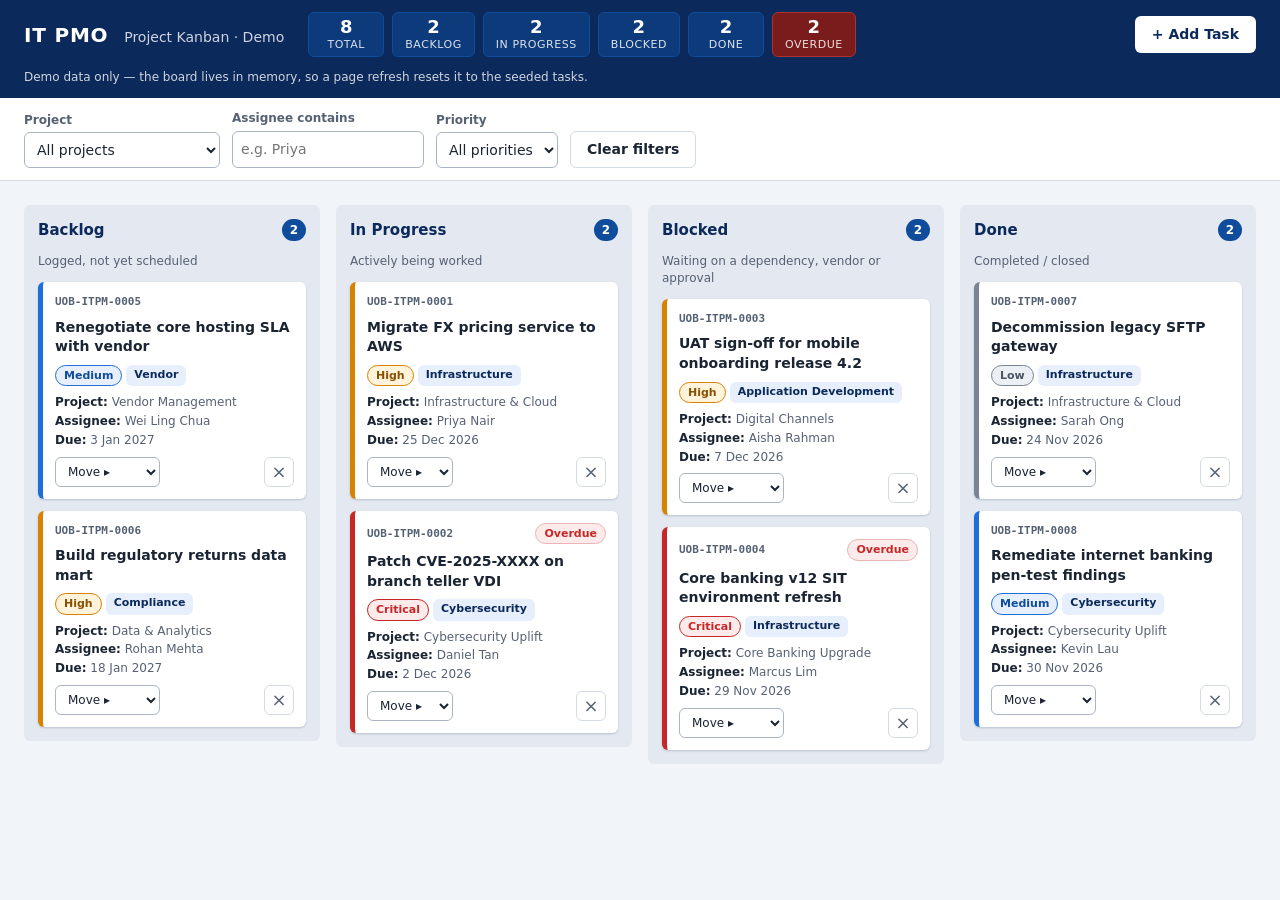
<file: index.html>
<!DOCTYPE html>
<html lang="en">
<head>
<meta charset="utf-8">
<meta name="viewport" content="width=device-width, initial-scale=1">
<title>IT PMO – Project Kanban (Demo)</title>
<style>
  /* ==========================================================
     DESIGN TOKENS — palette and spacing scale
     ========================================================== */
  :root {
    --blue-900: #0b2a5b;
    --blue-800: #0d3a7a;
    --blue-700: #0f4c9c;
    --blue-600: #1560bd;
    --blue-200: #c5d8f3;
    --blue-100: #e6effb;
    --bg: #f1f4f9;
    --surface: #ffffff;
    --border: #d4dbe6;
    --text: #1a2433;
    --text-muted: #566174;

    --red: #c62828;
    --red-bg: #fdeaea;
    --amber: #d98200;
    --amber-bg: #fff3dc;
    --blue: #1e6fd9;
    --grey: #7a8594;
    --grey-bg: #eceff3;
    --green: #2e7d32;
    --green-bg: #e6f4e7;

    --space-1: 4px;
    --space-2: 8px;
    --space-3: 12px;
    --space-4: 16px;
    --space-5: 24px;
    --space-6: 32px;

    --radius: 6px;
    --shadow: 0 1px 2px rgba(11, 42, 91, 0.12), 0 1px 3px rgba(11, 42, 91, 0.08);
    --font: system-ui, -apple-system, "Segoe UI", Roboto, "Helvetica Neue", Arial, sans-serif;
  }

  *, *::before, *::after { box-sizing: border-box; }

  body {
    margin: 0;
    font-family: var(--font);
    font-size: 14px;
    line-height: 1.4;
    color: var(--text);
    background: var(--bg);
  }

  /* Visible focus ring on every interactive element */
  :focus-visible {
    outline: 3px solid var(--blue-600);
    outline-offset: 2px;
  }

  .visually-hidden {
    position: absolute;
    width: 1px; height: 1px;
    margin: -1px; padding: 0;
    overflow: hidden;
    clip: rect(0 0 0 0);
    white-space: nowrap;
    border: 0;
  }

  /* ==========================================================
     HEADER + SUMMARY STRIP
     ========================================================== */
  .app-header {
    background: var(--blue-900);
    color: #fff;
    padding: var(--space-3) var(--space-5);
    display: flex;
    flex-wrap: wrap;
    align-items: center;
    gap: var(--space-3) var(--space-5);
  }
  .wordmark {
    font-size: 20px;
    font-weight: 700;
    letter-spacing: 0.04em;
    margin: 0;
  }
  .wordmark span { font-weight: 400; opacity: 0.8; font-size: 14px; margin-left: var(--space-2); letter-spacing: 0; }

  .summary {
    display: flex;
    flex-wrap: wrap;
    gap: var(--space-2);
    list-style: none;
    margin: 0 auto 0 0;
    padding: 0;
  }
  .summary li {
    background: var(--blue-800);
    border: 1px solid var(--blue-700);
    border-radius: var(--radius);
    padding: var(--space-1) var(--space-3);
    display: flex;
    flex-direction: column;
    align-items: center;
    min-width: 76px;
  }
  .summary .num { font-size: 18px; font-weight: 700; line-height: 1.1; }
  .summary .lbl { font-size: 11px; text-transform: uppercase; letter-spacing: 0.05em; opacity: 0.85; }
  .summary li.overdue-stat { background: #7a1c1c; border-color: #a33; }

  .btn {
    font: inherit;
    font-weight: 600;
    border-radius: var(--radius);
    border: 1px solid transparent;
    padding: var(--space-2) var(--space-4);
    cursor: pointer;
  }
  .btn-primary { background: #fff; color: var(--blue-900); }
  .btn-primary:hover { background: var(--blue-100); }
  .btn-submit { background: var(--blue-700); color: #fff; }
  .btn-submit:hover:not(:disabled) { background: var(--blue-800); }
  .btn-submit:disabled { opacity: 0.7; cursor: progress; }
  .btn-secondary { background: var(--surface); color: var(--text); border-color: var(--border); }
  .btn-secondary:hover { background: var(--bg); }

  .reset-note {
    flex-basis: 100%;
    margin: 0;
    font-size: 12px;
    opacity: 0.8;
  }

  /* ==========================================================
     FILTER BAR
     ========================================================== */
  .filter-bar {
    background: var(--surface);
    border-bottom: 1px solid var(--border);
    padding: var(--space-3) var(--space-5);
    display: flex;
    flex-wrap: wrap;
    align-items: flex-end;
    gap: var(--space-3);
  }
  .filter-bar .field { display: flex; flex-direction: column; gap: var(--space-1); }
  .filter-bar label { font-size: 12px; font-weight: 600; color: var(--text-muted); }

  select, input[type="text"], input[type="date"], textarea {
    font: inherit;
    color: var(--text);
    background: #fff;
    border: 1px solid #aab4c4;
    border-radius: var(--radius);
    padding: var(--space-2);
    min-height: 36px;
  }
  textarea { resize: vertical; width: 100%; }

  /* ==========================================================
     BOARD — columns side by side, stacked below 768px
     ========================================================== */
  .board {
    display: grid;
    grid-template-columns: repeat(4, minmax(0, 1fr));
    gap: var(--space-4);
    padding: var(--space-5);
    align-items: start;
  }
  @media (max-width: 767px) {
    .board { grid-template-columns: 1fr; padding: var(--space-3); }
    .app-header, .filter-bar { padding-left: var(--space-3); padding-right: var(--space-3); }
  }

  .column {
    background: #e4e9f1;
    border: 2px solid transparent;
    border-radius: var(--radius);
    padding: var(--space-3);
    min-height: 160px;
  }
  .column.drop-target {
    border-color: var(--blue-600);
    background: var(--blue-100);
    border-style: dashed;
  }
  .column-header {
    display: flex;
    align-items: center;
    justify-content: space-between;
    margin-bottom: var(--space-3);
  }
  .column-header h2 { margin: 0; font-size: 15px; color: var(--blue-900); }
  .count-badge {
    background: var(--blue-700);
    color: #fff;
    border-radius: 999px;
    min-width: 24px;
    padding: 0 var(--space-2);
    text-align: center;
    font-size: 12px;
    font-weight: 700;
    line-height: 22px;
  }
  .column-hint { font-size: 12px; color: var(--text-muted); margin: 0 0 var(--space-3); }
  .card-list { display: flex; flex-direction: column; gap: var(--space-3); }
  .empty { color: var(--text-muted); font-size: 12px; text-align: center; padding: var(--space-4) 0; margin: 0; }

  /* ==========================================================
     CARDS
     ========================================================== */
  .card {
    background: var(--surface);
    border-radius: var(--radius);
    border-left: 5px solid var(--grey);
    box-shadow: var(--shadow);
    padding: var(--space-3);
    cursor: grab;
    position: relative;
  }
  .card.dragging { opacity: 0.45; }
  .card.prio-critical { border-left-color: var(--red); }
  .card.prio-high     { border-left-color: var(--amber); }
  .card.prio-medium   { border-left-color: var(--blue); }
  .card.prio-low      { border-left-color: var(--grey); }

  .card-top { display: flex; align-items: center; justify-content: space-between; gap: var(--space-2); }
  .card-id { font-size: 11px; font-weight: 600; color: var(--text-muted); font-family: ui-monospace, Consolas, monospace; }
  .card-title { margin: var(--space-2) 0; font-size: 14px; font-weight: 600; word-break: break-word; }
  .card-meta { margin: 0; font-size: 12px; color: var(--text-muted); display: grid; gap: 2px; }
  .card-meta strong { color: var(--text); font-weight: 600; }

  .tags { display: flex; flex-wrap: wrap; gap: var(--space-1); margin: var(--space-2) 0; }
  .pill, .tag, .badge-overdue {
    font-size: 11px;
    font-weight: 700;
    border-radius: 999px;
    padding: 2px var(--space-2);
    white-space: nowrap;
  }
  .pill-critical { background: var(--red-bg); color: var(--red); border: 1px solid var(--red); }
  .pill-high     { background: var(--amber-bg); color: #8a5200; border: 1px solid var(--amber); }
  .pill-medium   { background: var(--blue-100); color: var(--blue-700); border: 1px solid var(--blue); }
  .pill-low      { background: var(--grey-bg); color: #4a5361; border: 1px solid var(--grey); }
  .tag { background: var(--blue-100); color: var(--blue-900); font-weight: 600; border-radius: var(--radius); }
  .badge-overdue { background: var(--red-bg); color: var(--red); border: 1px solid #e8b4b4; }

  .card-actions {
    display: flex;
    align-items: center;
    justify-content: space-between;
    gap: var(--space-2);
    margin-top: var(--space-2);
  }
  .move-select { min-height: 30px; padding: 2px var(--space-2); font-size: 12px; max-width: 60%; }
  .icon-btn {
    font: inherit;
    font-size: 18px;
    line-height: 1;
    width: 30px; height: 30px;
    border: 1px solid var(--border);
    background: var(--surface);
    border-radius: var(--radius);
    color: var(--text-muted);
    cursor: pointer;
  }
  .icon-btn:hover { color: var(--red); border-color: var(--red); }
  .confirm-delete { display: flex; align-items: center; gap: var(--space-1); font-size: 12px; font-weight: 600; color: var(--red); }
  .mini-btn {
    font: inherit; font-size: 12px; font-weight: 600;
    padding: 4px var(--space-2);
    border-radius: var(--radius);
    border: 1px solid var(--border);
    background: var(--surface);
    cursor: pointer;
  }
  .mini-btn.danger { background: var(--red); border-color: var(--red); color: #fff; }

  /* ==========================================================
     MODAL + FORM
     ========================================================== */
  .modal-backdrop {
    position: fixed; inset: 0;
    background: rgba(11, 42, 91, 0.55);
    display: flex;
    align-items: flex-start;
    justify-content: center;
    padding: var(--space-5) var(--space-3);
    overflow-y: auto;
    z-index: 100;
  }
  .modal-backdrop[hidden] { display: none; }
  .modal {
    background: var(--surface);
    border-radius: var(--radius);
    width: 100%;
    max-width: 640px;
    padding: var(--space-5);
    box-shadow: 0 10px 30px rgba(0, 0, 0, 0.3);
  }
  .modal-head { display: flex; justify-content: space-between; align-items: center; margin-bottom: var(--space-4); }
  .modal-head h2 { margin: 0; font-size: 18px; color: var(--blue-900); }
  .form-grid { display: grid; grid-template-columns: 1fr 1fr; gap: var(--space-3) var(--space-4); }
  .form-grid .full { grid-column: 1 / -1; }
  @media (max-width: 767px) { .form-grid { grid-template-columns: 1fr; } }
  .form-field { display: flex; flex-direction: column; gap: var(--space-1); }
  .form-field label { font-weight: 600; font-size: 13px; }
  .req { color: var(--red); }
  .field-error { color: var(--red); font-size: 12px; margin: 0; min-height: 0; }
  .field-error:empty { display: none; }
  .has-error input, .has-error select, .has-error textarea { border-color: var(--red); background: #fff8f8; }
  .counter { font-size: 11px; color: var(--text-muted); text-align: right; }
  .form-actions { display: flex; justify-content: flex-end; gap: var(--space-2); margin-top: var(--space-4); }

  /* ==========================================================
     TOASTS
     ========================================================== */
  .toast-region {
    position: fixed;
    right: var(--space-4);
    bottom: var(--space-4);
    display: flex;
    flex-direction: column;
    gap: var(--space-2);
    z-index: 200;
    max-width: calc(100vw - 2 * var(--space-4));
  }
  .toast {
    background: var(--blue-900);
    color: #fff;
    padding: var(--space-3) var(--space-4);
    border-radius: var(--radius);
    box-shadow: 0 4px 14px rgba(0, 0, 0, 0.3);
    border-left: 5px solid var(--blue-200);
    max-width: 360px;
  }
  .toast.success { border-left-color: #5cc46a; }
  .toast.warning { background: #5b3a00; border-left-color: var(--amber); }
</style>
</head>
<body>

<!-- ============================ HEADER ============================ -->
<header class="app-header">
  <h1 class="wordmark">IT PMO <span>Project Kanban · Demo</span></h1>
  <ul class="summary" id="summary" aria-label="Board summary"></ul>
  <button type="button" class="btn btn-primary" id="open-add">+ Add Task</button>
  <p class="reset-note">Demo data only — the board lives in memory, so a page refresh resets it to the seeded tasks.</p>
</header>

<!-- ============================ FILTER BAR ============================ -->
<section class="filter-bar" aria-label="Filter tasks">
  <div class="field">
    <label for="f-project">Project</label>
    <select id="f-project"></select>
  </div>
  <div class="field">
    <label for="f-assignee">Assignee contains</label>
    <input type="text" id="f-assignee" placeholder="e.g. Priya" autocomplete="off">
  </div>
  <div class="field">
    <label for="f-priority">Priority</label>
    <select id="f-priority"></select>
  </div>
  <button type="button" class="btn btn-secondary" id="f-clear">Clear filters</button>
</section>

<!-- ============================ BOARD ============================ -->
<main class="board" id="board" aria-label="Kanban board"></main>

<!-- ============================ ADD TASK MODAL ============================ -->
<div class="modal-backdrop" id="modal" hidden>
  <div class="modal" role="dialog" aria-modal="true" aria-labelledby="modal-title">
    <div class="modal-head">
      <h2 id="modal-title">Add Task</h2>
      <button type="button" class="icon-btn" id="close-add" aria-label="Close add task form">&times;</button>
    </div>
    <form id="task-form" novalidate>
      <div class="form-grid">
        <div class="form-field full" data-field="title">
          <label for="t-title">Task Title <span class="req" aria-hidden="true">*</span></label>
          <input type="text" id="t-title" name="title" maxlength="80" aria-describedby="err-title" autocomplete="off">
          <p class="field-error" id="err-title"></p>
        </div>
        <div class="form-field full" data-field="description">
          <label for="t-description">Description</label>
          <textarea id="t-description" name="description" rows="3" maxlength="500" aria-describedby="err-description count-description"></textarea>
          <span class="counter" id="count-description">0 / 500</span>
          <p class="field-error" id="err-description"></p>
        </div>
        <div class="form-field" data-field="project">
          <label for="t-project">Project / Workstream</label>
          <select id="t-project" name="project"></select>
        </div>
        <div class="form-field" data-field="category">
          <label for="t-category">Category</label>
          <select id="t-category" name="category"></select>
        </div>
        <div class="form-field" data-field="assignee">
          <label for="t-assignee">Assignee <span class="req" aria-hidden="true">*</span></label>
          <input type="text" id="t-assignee" name="assignee" aria-describedby="err-assignee" autocomplete="off">
          <p class="field-error" id="err-assignee"></p>
        </div>
        <div class="form-field" data-field="priority">
          <label for="t-priority">Priority</label>
          <select id="t-priority" name="priority"></select>
        </div>
        <div class="form-field" data-field="dueDate">
          <label for="t-due">Due Date <span class="req" aria-hidden="true">*</span></label>
          <input type="date" id="t-due" name="dueDate" aria-describedby="err-dueDate">
          <p class="field-error" id="err-dueDate"></p>
        </div>
        <div class="form-field" data-field="status">
          <label for="t-status">Status</label>
          <select id="t-status" name="status"></select>
        </div>
      </div>
      <div class="form-actions">
        <button type="button" class="btn btn-secondary" id="cancel-add">Cancel</button>
        <button type="submit" class="btn btn-submit" id="submit-btn">Add Task</button>
      </div>
    </form>
  </div>
</div>

<!-- ============================ TOASTS ============================ -->
<div class="toast-region" id="toast-region" aria-live="polite" aria-atomic="false"></div>

<!--
  FORMSUBMIT ACTIVATION (one-time): FormSubmit requires activation per address.
  The FIRST submission to a new email address triggers a confirmation email sent
  to that address. Submissions are only delivered after the activation link in
  that email is clicked. Until then, requests may fail or be held, and the app
  will show the "email notification failed" warning (the card is still kept).
-->
<script>
"use strict";

/* ==================================================================
   1. CONFIG — change the FormSubmit email address in ONE place only
   ================================================================== */
const FORMSUBMIT_ENDPOINT = "https://formsubmit.co/ajax/YOUR_EMAIL@example.com";
const REQUEST_TIMEOUT_MS = 15000;

const STATUSES   = ["Backlog", "In Progress", "Blocked", "Done"];
const STATUS_HINTS = {
  "Backlog": "Logged, not yet scheduled",
  "In Progress": "Actively being worked",
  "Blocked": "Waiting on a dependency, vendor or approval",
  "Done": "Completed / closed"
};
const PROJECTS   = ["Core Banking Upgrade", "Digital Channels", "Cybersecurity Uplift", "Data & Analytics", "Infrastructure & Cloud", "Vendor Management"];
const CATEGORIES = ["Application Development", "Infrastructure", "Cybersecurity", "Data", "Compliance", "Vendor"];
const PRIORITIES = ["Critical", "High", "Medium", "Low"];

/* ==================================================================
   2. STATE — single source of truth (in memory only, no storage APIs)
   ================================================================== */
const state = {
  tasks: [],
  filters: { project: "", assignee: "", priority: "" },
  nextId: 1,            // incrementing counter for UOB-ITPM-####
  pendingDelete: null   // id of card showing inline "Delete? Yes / No"
};

/* ==================================================================
   3. UTILITIES
   ================================================================== */

/** Escape a value for safe insertion into HTML text or attribute values. */
function escapeHtml(value) {
  return String(value ?? "")
    .replace(/&/g, "&amp;")
    .replace(/</g, "&lt;")
    .replace(/>/g, "&gt;")
    .replace(/"/g, "&quot;")
    .replace(/'/g, "&#39;");
}

/** Local-time YYYY-MM-DD for a Date. */
function toISODate(d) {
  const p = n => String(n).padStart(2, "0");
  return d.getFullYear() + "-" + p(d.getMonth() + 1) + "-" + p(d.getDate());
}
function todayISO() { return toISODate(new Date()); }
function daysFromToday(n) {
  const d = new Date();
  d.setDate(d.getDate() + n);
  return toISODate(d);
}

/** "2026-11-13" -> "13 Nov 2026" without locale dependence. */
function formatDate(iso) {
  const months = ["Jan","Feb","Mar","Apr","May","Jun","Jul","Aug","Sep","Oct","Nov","Dec"];
  const [y, m, d] = iso.split("-").map(Number);
  return d + " " + months[m - 1] + " " + y;
}

function isOverdue(task) {
  return task.status !== "Done" && task.dueDate < todayISO();
}

function formatTaskId(n) { return "UOB-ITPM-" + String(n).padStart(4, "0"); }
function createTaskId() { return formatTaskId(state.nextId++); }
function slug(s) { return s.toLowerCase().replace(/[^a-z0-9]+/g, "-"); }

/* ==================================================================
   4. SEED DATA — 8 demo tasks across the four columns
   ================================================================== */
function seedTasks() {
  const seeds = [
    ["Migrate FX pricing service to AWS", "Lift-and-shift the FX pricing microservice to the new landing zone with blue/green cutover.", "Infrastructure & Cloud", "Infrastructure", "Priya Nair", "High", 21, "In Progress"],
    ["Patch CVE-2025-XXXX on branch teller VDI", "Roll out emergency vendor patch to all branch teller virtual desktop images.", "Cybersecurity Uplift", "Cybersecurity", "Daniel Tan", "Critical", -2, "In Progress"],
    ["UAT sign-off for mobile onboarding release 4.2", "Business sign-off pending on accessibility defects raised in UAT cycle 2.", "Digital Channels", "Application Development", "Aisha Rahman", "High", 3, "Blocked"],
    ["Core banking v12 SIT environment refresh", "Waiting on vendor to issue refreshed licence keys before environment rebuild.", "Core Banking Upgrade", "Infrastructure", "Marcus Lim", "Critical", -5, "Blocked"],
    ["Renegotiate core hosting SLA with vendor", "Prepare benchmarking pack and draft revised SLA credits for renewal.", "Vendor Management", "Vendor", "Wei Ling Chua", "Medium", 30, "Backlog"],
    ["Build regulatory returns data mart", "Design conformed dimensions and lineage for quarterly regulatory returns.", "Data & Analytics", "Compliance", "Rohan Mehta", "High", 45, "Backlog"],
    ["Decommission legacy SFTP gateway", "All partners migrated; remove firewall rules and archive configs.", "Infrastructure & Cloud", "Infrastructure", "Sarah Ong", "Low", -10, "Done"],
    ["Remediate internet banking pen-test findings", "All high and medium findings closed and re-tested by the security team.", "Cybersecurity Uplift", "Cybersecurity", "Kevin Lau", "Medium", -4, "Done"]
  ];
  return seeds.map(s => ({
    id: createTaskId(),
    title: s[0], description: s[1], project: s[2], category: s[3],
    assignee: s[4], priority: s[5], dueDate: daysFromToday(s[6]), status: s[7]
  }));
}

/* ==================================================================
   5. FILTERING
   ================================================================== */
function applyFilters(tasks) {
  const f = state.filters;
  const needle = f.assignee.trim().toLowerCase();
  return tasks.filter(t =>
    (!f.project  || t.project === f.project) &&
    (!f.priority || t.priority === f.priority) &&
    (!needle     || t.assignee.toLowerCase().includes(needle))
  );
}

/* ==================================================================
   6. RENDERING — the only place card/board DOM is built
   ================================================================== */
function renderSummary() {
  const total = state.tasks.length;
  const overdue = state.tasks.filter(isOverdue).length;
  const items = [["Total", total, ""]];
  STATUSES.forEach(s => items.push([s, state.tasks.filter(t => t.status === s).length, ""]));
  items.push(["Overdue", overdue, "overdue-stat"]);
  document.getElementById("summary").innerHTML = items.map(([label, n, cls]) =>
    '<li class="' + cls + '"><span class="num">' + n + '</span><span class="lbl">' + escapeHtml(label) + "</span></li>"
  ).join("");
}

function renderCard(task) {
  const id = escapeHtml(task.id);
  const prioClass = slug(task.priority);
  const confirming = state.pendingDelete === task.id;

  const moveOptions = STATUSES.filter(s => s !== task.status)
    .map(s => '<option value="' + escapeHtml(s) + '">' + escapeHtml(s) + "</option>").join("");

  const deleteControl = confirming
    ? '<span class="confirm-delete" role="group" aria-label="Confirm delete">Delete? ' +
        '<button type="button" class="mini-btn danger" data-action="delete-yes" data-id="' + id + '" data-focus="yes-' + id + '">Yes</button>' +
        '<button type="button" class="mini-btn" data-action="delete-no" data-id="' + id + '">No</button></span>'
    : '<button type="button" class="icon-btn" data-action="delete" data-id="' + id + '" data-focus="del-' + id + '" aria-label="Delete task ' + id + '">&times;</button>';

  return '<article class="card prio-' + prioClass + '" draggable="true" data-id="' + id + '" aria-label="' + id + ': ' + escapeHtml(task.title) + '">' +
    '<div class="card-top"><span class="card-id">' + id + "</span>" +
      (isOverdue(task) ? '<span class="badge-overdue">Overdue</span>' : "") + "</div>" +
    '<h3 class="card-title">' + escapeHtml(task.title) + "</h3>" +
    '<div class="tags"><span class="pill pill-' + prioClass + '">' + escapeHtml(task.priority) + "</span>" +
      '<span class="tag">' + escapeHtml(task.category) + "</span></div>" +
    '<p class="card-meta">' +
      "<span><strong>Project:</strong> " + escapeHtml(task.project) + "</span>" +
      "<span><strong>Assignee:</strong> " + escapeHtml(task.assignee) + "</span>" +
      "<span><strong>Due:</strong> " + escapeHtml(formatDate(task.dueDate)) + "</span></p>" +
    '<div class="card-actions">' +
      '<select class="move-select" data-action="move" data-id="' + id + '" data-focus="move-' + id + '" aria-label="Move ' + id + ' to another column">' +
        '<option value="" selected disabled>Move ▸</option>' + moveOptions + "</select>" +
      deleteControl + "</div></article>";
}

function renderBoard() {
  // Remember which control had focus so keyboard users keep their place after re-render
  const focusKey = document.activeElement && document.activeElement.dataset
    ? document.activeElement.dataset.focus : null;

  renderSummary();
  const visible = applyFilters(state.tasks);

  document.getElementById("board").innerHTML = STATUSES.map(status => {
    const inCol = visible.filter(t => t.status === status);
    const cards = inCol.length
      ? inCol.map(renderCard).join("")
      : '<p class="empty">No tasks</p>';
    return '<section class="column" data-status="' + escapeHtml(status) + '" aria-labelledby="h-' + slug(status) + '">' +
      '<div class="column-header"><h2 id="h-' + slug(status) + '">' + escapeHtml(status) + "</h2>" +
      '<span class="count-badge" aria-label="' + inCol.length + ' tasks">' + inCol.length + "</span></div>" +
      '<p class="column-hint">' + escapeHtml(STATUS_HINTS[status]) + "</p>" +
      '<div class="card-list">' + cards + "</div></section>";
  }).join("");

  if (focusKey) {
    const el = document.querySelector('[data-focus="' + focusKey.replace(/"/g, "") + '"]');
    if (el) el.focus();
  }
}

/* ==================================================================
   7. ACTIONS — mutate state, then re-render
   ================================================================== */
function addTask(fields) {
  const task = Object.assign({ id: createTaskId() }, fields);
  state.tasks.push(task);
  renderBoard();
  return task;
}

function moveTask(id, newStatus) {
  const task = state.tasks.find(t => t.id === id);
  if (!task || !STATUSES.includes(newStatus) || task.status === newStatus) return;
  task.status = newStatus;
  state.pendingDelete = null;
  renderBoard();
  showToast(id + " moved to " + newStatus, "info");
}

function deleteTask(id) {
  state.tasks = state.tasks.filter(t => t.id !== id);
  state.pendingDelete = null;
  renderBoard();
  showToast(id + " deleted", "info");
}

function showToast(message, type) {
  const region = document.getElementById("toast-region");
  const el = document.createElement("div");
  el.className = "toast " + (type || "info");
  el.textContent = message;               // textContent: never parsed as HTML
  region.appendChild(el);
  setTimeout(() => el.remove(), 4500);
}

/* ==================================================================
   8. FORM VALIDATION + FORMSUBMIT NOTIFICATION
   ================================================================== */
function readForm() {
  const f = document.getElementById("task-form");
  return {
    title: f.title.value.trim(),
    description: f.description.value.trim(),
    project: f.project.value,
    category: f.category.value,
    assignee: f.assignee.value.trim(),
    priority: f.priority.value,
    dueDate: f.dueDate.value,
    status: f.status.value
  };
}

function validateTask(v) {
  const errors = {};
  if (!v.title) errors.title = "Task title is required.";
  else if (v.title.length > 80) errors.title = "Title must be 80 characters or fewer.";
  if (v.description.length > 500) errors.description = "Description must be 500 characters or fewer.";
  if (!v.assignee) errors.assignee = "Assignee is required.";
  if (!v.dueDate) errors.dueDate = "Due date is required.";
  else if (v.dueDate < todayISO()) errors.dueDate = "Due date must not be in the past.";
  return errors;
}

function showFormErrors(errors) {
  ["title", "description", "assignee", "dueDate"].forEach(name => {
    const msg = errors[name] || "";
    const wrap = document.querySelector('[data-field="' + name + '"]');
    const input = wrap.querySelector("input, textarea");
    document.getElementById("err-" + name).textContent = msg;
    wrap.classList.toggle("has-error", Boolean(msg));
    if (msg) input.setAttribute("aria-invalid", "true"); else input.removeAttribute("aria-invalid");
  });
  const first = ["title", "description", "assignee", "dueDate"].find(n => errors[n]);
  if (first) document.querySelector('[data-field="' + first + '"]').querySelector("input, textarea").focus();
}

/** Send a notification email via FormSubmit's AJAX JSON endpoint. */
async function notifyNewTask(task) {
  const controller = new AbortController();
  const timer = setTimeout(() => controller.abort(), REQUEST_TIMEOUT_MS);
  try {
    const res = await fetch(FORMSUBMIT_ENDPOINT, {
      method: "POST",
      headers: { "Content-Type": "application/json", Accept: "application/json" },
      signal: controller.signal,
      body: JSON.stringify({
        _subject: `[UOB IT PMO] New task ${task.id}: ${task.title}`,
        _template: "table",
        _captcha: "false",
        "Task ID": task.id,
        Title: task.title,
        Description: task.description,
        Project: task.project,
        Category: task.category,
        Assignee: task.assignee,
        Priority: task.priority,
        "Due Date": task.dueDate,
        Status: task.status,
        "Submitted At": new Date().toISOString()
      })
    });
    if (!res.ok) throw new Error(`FormSubmit failed: ${res.status}`);
    return await res.json();
  } finally {
    clearTimeout(timer);
  }
}

async function handleSubmit(event) {
  event.preventDefault();
  const values = readForm();
  const errors = validateTask(values);
  showFormErrors(errors);
  if (Object.keys(errors).length) return;

  const btn = document.getElementById("submit-btn");
  btn.disabled = true;
  btn.textContent = "Sending…";

  // Optimistic UI: card appears immediately, network call runs after
  const task = addTask(values);
  showToast("Task " + task.id + " added", "success");

  try {
    await notifyNewTask(task);
    showToast("Email notification sent", "success");
  } catch (err) {
    // A FormSubmit failure must never break the board
    showToast("Card added locally — email notification failed", "warning");
  } finally {
    btn.disabled = false;
    btn.textContent = "Add Task";
    resetForm();
    closeModal();
  }
}

/* ==================================================================
   9. MODAL + FORM HELPERS
   ================================================================== */
function fillSelect(select, options, firstLabel) {
  const head = firstLabel ? '<option value="">' + escapeHtml(firstLabel) + "</option>" : "";
  select.innerHTML = head + options.map(o => '<option value="' + escapeHtml(o) + '">' + escapeHtml(o) + "</option>").join("");
}

function resetForm() {
  const f = document.getElementById("task-form");
  f.reset();
  f.priority.value = "Medium";
  f.status.value = "Backlog";
  f.dueDate.min = todayISO();
  document.getElementById("count-description").textContent = "0 / 500";
  showFormErrors({});
}

let lastFocused = null;
function openModal() {
  lastFocused = document.activeElement;
  resetForm();
  document.getElementById("modal").hidden = false;
  document.getElementById("t-title").focus();
}
function closeModal() {
  document.getElementById("modal").hidden = true;
  if (lastFocused && lastFocused.focus) lastFocused.focus();
}

/** Keep Tab focus inside the open modal. */
function trapFocus(e) {
  const modal = document.getElementById("modal");
  if (modal.hidden) return;
  if (e.key === "Escape") { closeModal(); return; }
  if (e.key !== "Tab") return;
  const focusable = modal.querySelectorAll("button:not([disabled]), input, select, textarea");
  const first = focusable[0], last = focusable[focusable.length - 1];
  if (e.shiftKey && document.activeElement === first) { e.preventDefault(); last.focus(); }
  else if (!e.shiftKey && document.activeElement === last) { e.preventDefault(); first.focus(); }
}

/* ==================================================================
   10. EVENT WIRING (delegation on the board; board is re-rendered often)
   ================================================================== */
function initEvents() {
  const board = document.getElementById("board");

  // Card buttons: delete flow
  board.addEventListener("click", e => {
    const btn = e.target.closest("[data-action]");
    if (!btn || btn.tagName === "SELECT") return;
    const id = btn.dataset.id;
    if (btn.dataset.action === "delete") { state.pendingDelete = id; renderBoard(); }
    else if (btn.dataset.action === "delete-no") { state.pendingDelete = null; renderBoard(); }
    else if (btn.dataset.action === "delete-yes") { deleteTask(id); }
  });

  // Keyboard-accessible "Move ▸" select
  board.addEventListener("change", e => {
    if (e.target.dataset.action === "move") moveTask(e.target.dataset.id, e.target.value);
  });

  // Native HTML5 drag and drop
  let dragId = null;
  board.addEventListener("dragstart", e => {
    const card = e.target.closest(".card");
    if (!card) return;
    dragId = card.dataset.id;
    e.dataTransfer.effectAllowed = "move";
    e.dataTransfer.setData("text/plain", dragId);
    card.classList.add("dragging");
  });
  board.addEventListener("dragend", () => {
    dragId = null;
    board.querySelectorAll(".dragging, .drop-target").forEach(el => el.classList.remove("dragging", "drop-target"));
  });
  board.addEventListener("dragover", e => {
    const col = e.target.closest(".column");
    if (!col || !dragId) return;
    e.preventDefault();                       // required to allow drop
    e.dataTransfer.dropEffect = "move";
    board.querySelectorAll(".drop-target").forEach(el => { if (el !== col) el.classList.remove("drop-target"); });
    col.classList.add("drop-target");
  });
  board.addEventListener("dragleave", e => {
    const col = e.target.closest(".column");
    if (col && !col.contains(e.relatedTarget)) col.classList.remove("drop-target");
  });
  board.addEventListener("drop", e => {
    const col = e.target.closest(".column");
    if (!col) return;
    e.preventDefault();
    const id = e.dataTransfer.getData("text/plain") || dragId;
    dragId = null;
    moveTask(id, col.dataset.status);
  });

  // Filters
  const fProject = document.getElementById("f-project");
  const fAssignee = document.getElementById("f-assignee");
  const fPriority = document.getElementById("f-priority");
  const onFilter = () => {
    state.filters = { project: fProject.value, assignee: fAssignee.value, priority: fPriority.value };
    renderBoard();
  };
  fProject.addEventListener("change", onFilter);
  fPriority.addEventListener("change", onFilter);
  fAssignee.addEventListener("input", onFilter);
  document.getElementById("f-clear").addEventListener("click", () => {
    fProject.value = ""; fAssignee.value = ""; fPriority.value = "";
    onFilter();
  });

  // Modal + form
  document.getElementById("open-add").addEventListener("click", openModal);
  document.getElementById("close-add").addEventListener("click", closeModal);
  document.getElementById("cancel-add").addEventListener("click", closeModal);
  document.getElementById("modal").addEventListener("mousedown", e => {
    if (e.target.id === "modal") closeModal();
  });
  document.addEventListener("keydown", trapFocus);
  document.getElementById("task-form").addEventListener("submit", handleSubmit);
  document.getElementById("t-description").addEventListener("input", e => {
    document.getElementById("count-description").textContent = e.target.value.length + " / 500";
  });
}

/* ==================================================================
   11. INIT
   ================================================================== */
function init() {
  fillSelect(document.getElementById("f-project"), PROJECTS, "All projects");
  fillSelect(document.getElementById("f-priority"), PRIORITIES, "All priorities");
  fillSelect(document.getElementById("t-project"), PROJECTS);
  fillSelect(document.getElementById("t-category"), CATEGORIES);
  fillSelect(document.getElementById("t-priority"), PRIORITIES);
  fillSelect(document.getElementById("t-status"), STATUSES);
  state.tasks = seedTasks();
  initEvents();
  resetForm();
  renderBoard();
}
init();
</script>
</body>
</html>
</file>
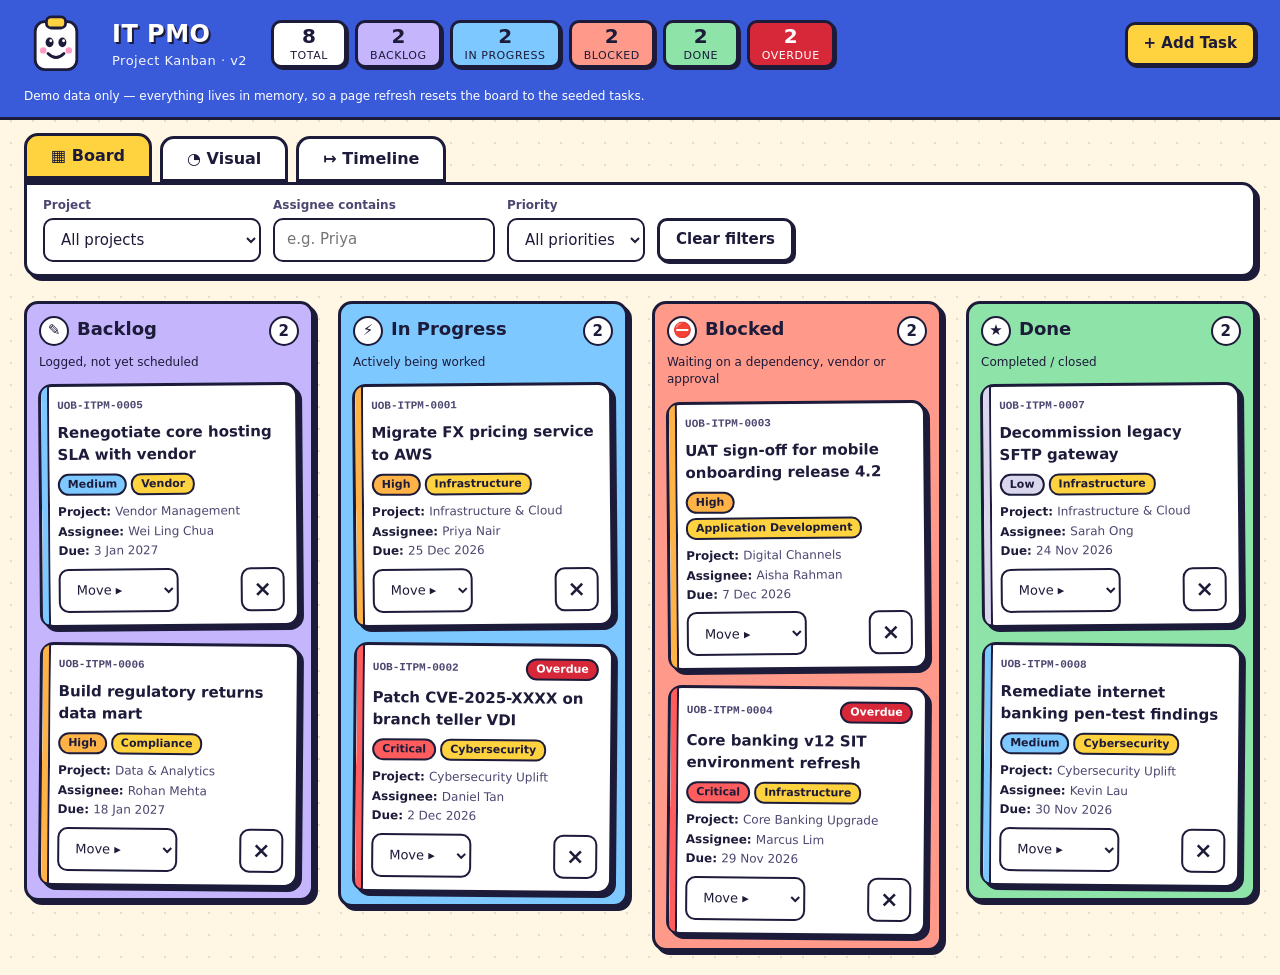
<file: v2/index.html>
<!DOCTYPE html>
<html lang="en">
<head>
<meta charset="utf-8">
<meta name="viewport" content="width=device-width, initial-scale=1">
<!--
  HARDENING: strict CSP. No inline script/style is allowed (all code lives in app.js / styles.css),
  only the FormSubmit host may be contacted, forms can never navigate away, <base> and plugins are blocked.
  NOTE: GitHub Pages cannot send HTTP headers, so frame-ancestors / HSTS cannot be set here;
  app.js includes a frame-busting guard instead.
-->
<meta http-equiv="Content-Security-Policy" content="default-src 'none'; script-src 'self'; style-src 'self'; img-src data:; connect-src https://formsubmit.co; form-action 'none'; base-uri 'none'; object-src 'none'; frame-src 'none'; worker-src 'none'; manifest-src 'none'">
<meta name="referrer" content="no-referrer">
<meta name="color-scheme" content="light">
<meta name="description" content="IT PMO project Kanban demo, v2: cartoon look with Board, Visual and Timeline views.">
<title>IT PMO – Project Kanban v2 (Demo)</title>
<link rel="icon" href="data:image/svg+xml,%3Csvg xmlns='http://www.w3.org/2000/svg' viewBox='0 0 32 32'%3E%3Crect width='32' height='32' rx='8' fill='%23ffd23f'/%3E%3Cpath d='M8 17l5 5 11-12' fill='none' stroke='%231d1b3a' stroke-width='4' stroke-linecap='round' stroke-linejoin='round'/%3E%3C/svg%3E">
<link rel="stylesheet" href="styles.css">
</head>
<body>
<a class="skip" href="#main">Skip to content</a>
<noscript><p class="noscript">This demo needs JavaScript to run.</p></noscript>

<div id="app">
  <!-- ============================ HEADER ============================ -->
  <header class="app-header">
    <svg class="mascot" viewBox="0 0 80 80" role="img" aria-label="Friendly clipboard mascot">
      <g class="mascot-body">
        <rect x="14" y="12" width="52" height="60" rx="12" class="m-board"/>
        <rect x="28" y="6" width="24" height="14" rx="6" class="m-clip"/>
        <g class="m-eyes">
          <ellipse cx="32" cy="38" rx="5" ry="6" class="m-eye"/>
          <ellipse cx="48" cy="38" rx="5" ry="6" class="m-eye"/>
          <circle cx="33.5" cy="36" r="1.8" class="m-shine"/>
          <circle cx="49.5" cy="36" r="1.8" class="m-shine"/>
        </g>
        <path d="M30 52 Q40 62 50 52" class="m-smile"/>
        <circle cx="24" cy="48" r="4" class="m-cheek"/>
        <circle cx="56" cy="48" r="4" class="m-cheek"/>
      </g>
    </svg>
    <h1 class="wordmark">IT PMO <span>Project Kanban · v2</span></h1>
    <ul class="summary" id="summary" aria-label="Board summary"></ul>
    <button type="button" class="btn btn-primary" id="open-add">+ Add Task</button>
    <p class="reset-note">Demo data only — everything lives in memory, so a page refresh resets the board to the seeded tasks.</p>
  </header>

  <!-- ============================ TABS ============================ -->
  <nav class="tabs" role="tablist" aria-label="Views">
    <button type="button" class="tab" role="tab" id="tab-board" aria-controls="panel-board" aria-selected="true" data-tab="board"><span aria-hidden="true">▦</span> Board</button>
    <button type="button" class="tab" role="tab" id="tab-visual" aria-controls="panel-visual" aria-selected="false" tabindex="-1" data-tab="visual"><span aria-hidden="true">◔</span> Visual</button>
    <button type="button" class="tab" role="tab" id="tab-timeline" aria-controls="panel-timeline" aria-selected="false" tabindex="-1" data-tab="timeline"><span aria-hidden="true">↦</span> Timeline</button>
  </nav>

  <!-- ============================ FILTER BAR ============================ -->
  <section class="filter-bar" aria-label="Filter tasks (applies to all views)">
    <div class="field">
      <label for="f-project">Project</label>
      <select id="f-project"></select>
    </div>
    <div class="field">
      <label for="f-assignee">Assignee contains</label>
      <input type="text" id="f-assignee" placeholder="e.g. Priya" autocomplete="off" maxlength="50">
    </div>
    <div class="field">
      <label for="f-priority">Priority</label>
      <select id="f-priority"></select>
    </div>
    <button type="button" class="btn btn-secondary" id="f-clear">Clear filters</button>
  </section>

  <!-- ============================ VIEWS ============================ -->
  <main id="main">
    <div role="tabpanel" id="panel-board" aria-labelledby="tab-board" tabindex="0" class="panel">
      <div class="board" id="board" aria-label="Kanban board"></div>
    </div>
    <div role="tabpanel" id="panel-visual" aria-labelledby="tab-visual" tabindex="0" class="panel" hidden>
      <div class="visual" id="visual"></div>
    </div>
    <div role="tabpanel" id="panel-timeline" aria-labelledby="tab-timeline" tabindex="0" class="panel" hidden>
      <div class="timeline-wrap" id="timeline"></div>
    </div>
  </main>
</div>

<!-- ============================ ADD TASK MODAL ============================ -->
<div class="modal-backdrop" id="modal" hidden>
  <div class="modal" role="dialog" aria-modal="true" aria-labelledby="modal-title">
    <div class="modal-head">
      <h2 id="modal-title">Add Task</h2>
      <button type="button" class="icon-btn" id="close-add" aria-label="Close add task form">&times;</button>
    </div>
    <form id="task-form" novalidate autocomplete="off">
      <div class="form-grid">
        <div class="form-field full" data-field="title">
          <label for="t-title">Task Title <span class="req" aria-hidden="true">*</span></label>
          <input type="text" id="t-title" name="title" maxlength="80" aria-describedby="err-title">
          <p class="field-error" id="err-title"></p>
        </div>
        <div class="form-field full" data-field="description">
          <label for="t-description">Description</label>
          <textarea id="t-description" name="description" rows="3" maxlength="500" aria-describedby="err-description count-description"></textarea>
          <span class="counter" id="count-description">0 / 500</span>
          <p class="field-error" id="err-description"></p>
        </div>
        <div class="form-field" data-field="project">
          <label for="t-project">Project / Workstream</label>
          <select id="t-project" name="project"></select>
        </div>
        <div class="form-field" data-field="category">
          <label for="t-category">Category</label>
          <select id="t-category" name="category"></select>
        </div>
        <div class="form-field" data-field="assignee">
          <label for="t-assignee">Assignee <span class="req" aria-hidden="true">*</span></label>
          <input type="text" id="t-assignee" name="assignee" maxlength="50" aria-describedby="err-assignee">
          <p class="field-error" id="err-assignee"></p>
        </div>
        <div class="form-field" data-field="priority">
          <label for="t-priority">Priority</label>
          <select id="t-priority" name="priority"></select>
        </div>
        <div class="form-field" data-field="dueDate">
          <label for="t-due">Due Date <span class="req" aria-hidden="true">*</span></label>
          <input type="date" id="t-due" name="dueDate" aria-describedby="err-dueDate">
          <p class="field-error" id="err-dueDate"></p>
        </div>
        <div class="form-field" data-field="status">
          <label for="t-status">Status</label>
          <select id="t-status" name="status"></select>
        </div>
      </div>
      <div class="form-actions">
        <button type="button" class="btn btn-secondary" id="cancel-add">Cancel</button>
        <button type="submit" class="btn btn-submit" id="submit-btn">Add Task</button>
      </div>
    </form>
  </div>
</div>

<div class="toast-region" id="toast-region" aria-live="polite" aria-atomic="false"></div>
<div class="confetti" id="confetti" aria-hidden="true"></div>

<!--
  FORMSUBMIT ACTIVATION (one-time): FormSubmit requires activation per address.
  The FIRST submission to a new email address triggers a confirmation email sent to that
  address; submissions are only delivered after the activation link is clicked. Until then the
  app shows the "email notification failed" warning (the card is still kept).
-->
<script src="app.js" defer></script>
</body>
</html>
</file>
<file: v2/styles.css>
/* ==========================================================
   DESIGN TOKENS — cartoon / sticker style
   Thick ink outlines, hard offset shadows, bright pastel fills.
   ========================================================== */
:root {
  --ink: #1d1b3a;
  --muted: #4b4770;
  --paper: #fff7e3;
  --card: #ffffff;
  --brand: #3a5bd9;
  --brand-dark: #2842a8;
  --yellow: #ffd23f;
  --pink: #ff7eb6;
  --sky: #7cc8ff;
  --mint: #8ee3a9;
  --coral: #ff9a8b;
  --lav: #c4b5fd;
  --red: #d62839;
  --red-bg: #ffe1e1;

  --space-1: 4px;
  --space-2: 8px;
  --space-3: 12px;
  --space-4: 16px;
  --space-5: 24px;
  --space-6: 32px;

  --radius: 14px;
  --radius-sm: 10px;
  --line: 3px solid var(--ink);
  --pop: 4px 4px 0 var(--ink);
  --pop-sm: 2px 2px 0 var(--ink);
  --font: "Chalkboard SE", "Comic Sans MS", "Marker Felt", ui-rounded, "Segoe UI", system-ui, sans-serif;
}

*, *::before, *::after { box-sizing: border-box; }

body {
  margin: 0;
  font-family: var(--font);
  font-size: 15px;
  line-height: 1.45;
  color: var(--ink);
  background-color: var(--paper);
  background-image: radial-gradient(circle, rgba(29, 27, 58, 0.12) 1.5px, transparent 1.5px);
  background-size: 22px 22px;
}

:focus-visible { outline: 4px solid var(--brand); outline-offset: 3px; }

.skip {
  position: absolute; left: var(--space-3); top: -60px;
  background: var(--yellow); color: var(--ink);
  border: var(--line); border-radius: var(--radius-sm);
  padding: var(--space-2) var(--space-4); z-index: 400; font-weight: 700;
}
.skip:focus { top: var(--space-3); }
.noscript { margin: var(--space-4); padding: var(--space-4); background: var(--yellow); border: var(--line); border-radius: var(--radius); font-weight: 700; }

[hidden] { display: none; }
.panel:focus-visible { outline-offset: -4px; }

/* ==========================================================
   HEADER
   ========================================================== */
.app-header {
  background: var(--brand);
  color: #fff;
  border-bottom: var(--line);
  padding: var(--space-3) var(--space-5);
  display: flex; flex-wrap: wrap; align-items: center;
  gap: var(--space-3) var(--space-5);
}
.mascot { width: 64px; height: 64px; flex: none; }
.m-board { fill: #fff; stroke: var(--ink); stroke-width: 3.5; }
.m-clip { fill: var(--yellow); stroke: var(--ink); stroke-width: 3.5; }
.m-eye { fill: var(--ink); transform-box: fill-box; transform-origin: center; }
.m-shine { fill: #fff; }
.m-smile { fill: none; stroke: var(--ink); stroke-width: 3.5; stroke-linecap: round; }
.m-cheek { fill: var(--pink); opacity: 0.8; }
.wordmark { font-size: 24px; margin: 0; letter-spacing: 0.02em; text-shadow: 2px 2px 0 var(--ink); }
.wordmark span { display: block; font-size: 13px; font-weight: 400; text-shadow: none; opacity: 0.95; }

.summary { display: flex; flex-wrap: wrap; gap: var(--space-2); list-style: none; margin: 0 auto 0 0; padding: 0; }
.summary li {
  background: #fff; color: var(--ink);
  border: var(--line); border-radius: var(--radius-sm); box-shadow: var(--pop-sm);
  padding: 2px var(--space-3);
  display: flex; flex-direction: column; align-items: center; min-width: 76px;
}
.summary .num { font-size: 20px; font-weight: 700; line-height: 1.15; }
.summary .lbl { font-size: 11px; text-transform: uppercase; letter-spacing: 0.05em; }
.summary li.s-backlog { background: var(--lav); }
.summary li.s-in-progress { background: var(--sky); }
.summary li.s-blocked { background: var(--coral); }
.summary li.s-done { background: var(--mint); }
.summary li.overdue-stat { background: var(--red); color: #fff; }
.reset-note { flex-basis: 100%; margin: 0; font-size: 12px; }

/* ==========================================================
   BUTTONS
   ========================================================== */
.btn {
  font: inherit; font-weight: 700;
  min-height: 44px;
  border: var(--line); border-radius: var(--radius-sm);
  box-shadow: var(--pop-sm);
  padding: var(--space-2) var(--space-4);
  cursor: pointer; color: var(--ink);
  transition: transform 0.12s, box-shadow 0.12s, background-color 0.12s;
}
.btn:hover:not(:disabled) { transform: translate(-1px, -1px); box-shadow: 3px 3px 0 var(--ink); }
.btn:active:not(:disabled) { transform: translate(2px, 2px); box-shadow: 0 0 0 var(--ink); }
.btn-primary { background: var(--yellow); }
.btn-submit { background: var(--mint); }
.btn-secondary { background: #fff; }
.btn:disabled { opacity: 0.7; cursor: progress; }

/* ==========================================================
   TABS
   ========================================================== */
.tabs { display: flex; gap: var(--space-2); padding: var(--space-4) var(--space-5) 0; flex-wrap: wrap; }
.tab {
  font: inherit; font-weight: 700; font-size: 16px;
  min-height: 44px;
  background: #fff; color: var(--ink);
  border: var(--line); border-radius: var(--radius) var(--radius) 0 0;
  padding: var(--space-2) var(--space-5);
  cursor: pointer;
  transition: transform 0.15s, background-color 0.15s;
}
.tab:hover { background: var(--lav); }
.tab[aria-selected="true"] { background: var(--yellow); box-shadow: 0 4px 0 var(--ink); transform: translateY(-3px); }

/* ==========================================================
   FILTER BAR
   ========================================================== */
.filter-bar {
  background: var(--card);
  border: var(--line); border-radius: 0 var(--radius) var(--radius) var(--radius);
  box-shadow: var(--pop);
  margin: 0 var(--space-5);
  padding: var(--space-3) var(--space-4);
  display: flex; flex-wrap: wrap; align-items: flex-end; gap: var(--space-3);
}
.filter-bar .field { display: flex; flex-direction: column; gap: var(--space-1); }
.filter-bar label { font-size: 12px; font-weight: 700; color: var(--muted); }

select, input[type="text"], input[type="date"], textarea {
  font: inherit; color: var(--ink); background: #fff;
  border: 2px solid var(--ink); border-radius: var(--radius-sm);
  padding: var(--space-2) var(--space-3); min-height: 44px;
}
textarea { resize: vertical; width: 100%; }
select:hover, input:hover, textarea:hover { background: #fffdf3; }

/* ==========================================================
   BOARD
   ========================================================== */
.board {
  display: grid; grid-template-columns: repeat(4, minmax(0, 1fr));
  gap: var(--space-5); padding: var(--space-5); align-items: start;
}
.column {
  background: var(--col, #eee);
  border: var(--line); border-radius: var(--radius);
  box-shadow: var(--pop);
  padding: var(--space-3); min-height: 180px;
  transition: transform 0.15s, background-color 0.15s;
}
.column.col-backlog { --col: var(--lav); }
.column.col-in-progress { --col: var(--sky); }
.column.col-blocked { --col: var(--coral); }
.column.col-done { --col: var(--mint); }
.column.drop-target { border-style: dashed; transform: scale(1.02); background: var(--yellow); }
.column-header { display: flex; align-items: center; justify-content: space-between; margin-bottom: var(--space-2); gap: var(--space-2); }
.column-header h2 { margin: 0; font-size: 18px; }
.col-icon { display: inline-block; width: 30px; height: 30px; line-height: 24px; text-align: center; background: #fff; border: 2px solid var(--ink); border-radius: 50%; margin-right: var(--space-2); font-size: 15px; }
.count-badge {
  background: #fff; border: 2px solid var(--ink); border-radius: 999px;
  min-width: 30px; padding: 0 var(--space-2); text-align: center; font-weight: 700; line-height: 26px;
}
.column-hint { font-size: 12px; margin: 0 0 var(--space-3); }
.card-list { display: flex; flex-direction: column; gap: var(--space-4); }
.empty { text-align: center; padding: var(--space-4) 0; margin: 0; font-weight: 700; }
.empty.big { padding: var(--space-6); background: #fff; border: var(--line); border-radius: var(--radius); box-shadow: var(--pop); }

/* ---------- CARDS ---------- */
.card {
  background: var(--card);
  border: var(--line); border-radius: var(--radius);
  box-shadow: var(--pop);
  padding: var(--space-3) var(--space-3) var(--space-3) var(--space-4);
  cursor: grab; position: relative;
  transition: transform 0.15s, box-shadow 0.15s;
}
.card::before {
  content: ""; position: absolute; left: 0; top: 0; bottom: 0; width: 8px;
  background: var(--prio, #d9d6ee); border-right: 2px solid var(--ink);
  border-radius: 10px 0 0 10px;
}
.card.prio-critical { --prio: #ff5d5d; }
.card.prio-high { --prio: #ffb347; }
.card.prio-medium { --prio: var(--sky); }
.card.prio-low { --prio: #d9d6ee; }
.card:nth-child(odd) { transform: rotate(-0.5deg); }
.card:nth-child(even) { transform: rotate(0.5deg); }
.card:hover { transform: translate(-2px, -3px) rotate(0deg); box-shadow: 6px 7px 0 var(--ink); }
.card.dragging { opacity: 0.55; transform: rotate(4deg) scale(0.97); }

.card-top { display: flex; align-items: center; justify-content: space-between; gap: var(--space-2); }
.card-id { font-size: 11px; font-weight: 700; font-family: ui-monospace, Consolas, monospace; color: var(--muted); }
.card-title { margin: var(--space-2) 0; font-size: 15px; font-weight: 700; overflow-wrap: anywhere; }
.card-meta { margin: 0; font-size: 12px; color: var(--muted); display: grid; gap: 2px; }
.card-meta strong { color: var(--ink); }
.tags { display: flex; flex-wrap: wrap; gap: var(--space-1); margin: var(--space-2) 0; }
.pill, .tag, .badge-overdue {
  font-size: 11px; font-weight: 700; border: 2px solid var(--ink); border-radius: 999px;
  padding: 1px var(--space-2); white-space: nowrap;
}
.pill-critical { background: #ff5d5d; }
.pill-high { background: #ffb347; }
.pill-medium { background: var(--sky); }
.pill-low { background: #d9d6ee; }
.tag { background: var(--yellow); border-radius: var(--radius-sm); }
.badge-overdue { background: var(--red); color: #fff; }

.card-actions { display: flex; align-items: center; justify-content: space-between; gap: var(--space-2); margin-top: var(--space-2); }
.move-select { min-height: 44px; font-size: 13px; max-width: 62%; }
.icon-btn {
  font: inherit; font-size: 22px; font-weight: 700; line-height: 1;
  width: 44px; height: 44px; flex: none;
  border: 2px solid var(--ink); border-radius: var(--radius-sm);
  background: #fff; color: var(--ink); cursor: pointer;
  transition: transform 0.12s, background-color 0.12s;
}
.icon-btn:hover { background: var(--red-bg); transform: rotate(-8deg) scale(1.08); }
.confirm-delete { display: flex; align-items: center; gap: var(--space-1); font-size: 13px; font-weight: 700; }
.mini-btn {
  font: inherit; font-size: 13px; font-weight: 700; min-height: 44px; min-width: 44px;
  padding: 4px var(--space-3); border: 2px solid var(--ink); border-radius: var(--radius-sm);
  background: #fff; color: var(--ink); cursor: pointer;
}
.mini-btn.danger { background: var(--red); color: #fff; }

/* ==========================================================
   VISUAL TAB
   ========================================================== */
.visual { padding: var(--space-5); display: grid; grid-template-columns: repeat(12, minmax(0, 1fr)); gap: var(--space-5); }
.v-card {
  background: var(--card); border: var(--line); border-radius: var(--radius); box-shadow: var(--pop);
  padding: var(--space-4);
}
.v-card h2 { margin: 0 0 var(--space-3); font-size: 18px; }
.v-kpis { grid-column: 1 / -1; display: grid; grid-template-columns: repeat(4, minmax(0, 1fr)); gap: var(--space-4); }
.kpi { border: var(--line); border-radius: var(--radius); box-shadow: var(--pop); padding: var(--space-3) var(--space-4); background: var(--kpi, #fff); }
.kpi.k-total { --kpi: var(--yellow); }
.kpi.k-done { --kpi: var(--mint); }
.kpi.k-blocked { --kpi: var(--coral); }
.kpi.k-overdue { --kpi: var(--pink); }
.kpi .big { font-size: 34px; font-weight: 700; line-height: 1.1; display: block; }
.kpi .small { font-size: 13px; font-weight: 700; }
.v-donut { grid-column: span 5; }
.v-priority { grid-column: span 7; }
.v-projects { grid-column: span 7; }
.v-rescue { grid-column: span 5; }
.donut-wrap { display: flex; align-items: center; gap: var(--space-5); flex-wrap: wrap; justify-content: center; }
.donut { width: 190px; height: 190px; flex: none; }
.donut-ring { fill: none; stroke: #eee; stroke-width: 6; }
.seg { fill: none; stroke-width: 6; stroke: var(--seg); }
.seg-backlog { --seg: #9f8bf0; }
.seg-in-progress { --seg: #3da9f0; }
.seg-blocked { --seg: #ff6f5c; }
.seg-done { --seg: #3fc474; }
.donut-num { font-family: var(--font); font-size: 9px; font-weight: 700; fill: var(--ink); text-anchor: middle; }
.donut-lbl { font-family: var(--font); font-size: 3.4px; fill: var(--muted); text-anchor: middle; }
.legend { list-style: none; margin: 0; padding: 0; display: grid; gap: var(--space-2); }
.legend li { display: flex; align-items: center; gap: var(--space-2); font-weight: 700; }
.swatch { width: 18px; height: 18px; border: 2px solid var(--ink); border-radius: 5px; background: var(--seg, #fff); flex: none; }
.swatch.seg-backlog, .swatch.seg-in-progress, .swatch.seg-blocked, .swatch.seg-done { background: var(--seg); }

.bar-row { display: grid; grid-template-columns: 150px 1fr 36px; align-items: center; gap: var(--space-3); margin-bottom: var(--space-3); }
.bar-label { font-weight: 700; font-size: 13px; overflow-wrap: anywhere; }
.bar-track { height: 26px; background: #f1eefc; border: 2px solid var(--ink); border-radius: 999px; overflow: hidden; display: flex; }
.bar-fill { height: 100%; background: var(--fill, var(--sky)); border-right: 2px solid var(--ink); }
.bar-fill.p-critical { --fill: #ff5d5d; }
.bar-fill.p-high { --fill: #ffb347; }
.bar-fill.p-medium { --fill: var(--sky); }
.bar-fill.p-low { --fill: #d9d6ee; }
.bar-val { font-weight: 700; text-align: right; }
.seg-part { display: flex; align-items: center; justify-content: center; font-size: 12px; font-weight: 700; flex-basis: 0; background: var(--seg); border-right: 2px solid var(--ink); min-width: 0; }
.seg-part:last-child { border-right: 0; }
.rescue { list-style: none; margin: 0; padding: 0; display: grid; gap: var(--space-3); }
.rescue li { border: 2px solid var(--ink); border-radius: var(--radius-sm); background: var(--red-bg); padding: var(--space-2) var(--space-3); }
.rescue .r-id { font-family: ui-monospace, Consolas, monospace; font-size: 11px; font-weight: 700; color: var(--muted); }
.rescue .r-late { font-weight: 700; color: var(--red); font-size: 13px; }
.v-note { font-size: 12px; color: var(--muted); margin: var(--space-2) 0 0; }

/* ==========================================================
   TIMELINE TAB
   ========================================================== */
.timeline-wrap { padding: var(--space-5); }
.tl-card { background: var(--card); border: var(--line); border-radius: var(--radius); box-shadow: var(--pop); padding: var(--space-4); }
.tl-legend { display: flex; flex-wrap: wrap; gap: var(--space-3) var(--space-4); margin: 0 0 var(--space-4); padding: 0; list-style: none; font-weight: 700; font-size: 13px; }
.tl-legend li { display: flex; align-items: center; gap: var(--space-2); }
.tl-scroll { overflow-x: auto; padding-bottom: var(--space-2); }
.tl { min-width: calc(230px + var(--days, 40) * 22px); }
.tl-head, .tl-row { display: grid; grid-template-columns: 230px 1fr; align-items: center; }
.tl-list { list-style: none; margin: 0; padding: 0; }
.visually-hidden { position: absolute; width: 1px; height: 1px; margin: -1px; padding: 0; overflow: hidden; clip: rect(0 0 0 0); white-space: nowrap; border: 0; }
.tl-head { margin-bottom: var(--space-2); }
.tl-ticks { position: relative; height: 28px; border-bottom: 2px solid var(--ink); }
.tl-tick { position: absolute; top: 0; font-size: 11px; font-weight: 700; padding-left: 4px; border-left: 2px solid var(--ink); height: 28px; white-space: nowrap; }
.tl-row { border-bottom: 2px dashed rgba(29, 27, 58, 0.25); }
.tl-label { padding: var(--space-2) var(--space-3) var(--space-2) 0; min-width: 0; }
.tl-label .t-id { font-family: ui-monospace, Consolas, monospace; font-size: 11px; font-weight: 700; color: var(--muted); display: block; }
.tl-label .t-title { font-weight: 700; font-size: 13px; line-height: 1.25; display: block; overflow-wrap: anywhere; }
.tl-label .t-who { font-size: 12px; color: var(--muted); }
.tl-track {
  position: relative; height: 56px;
  background-image: linear-gradient(to right, rgba(29, 27, 58, 0.14) 1px, transparent 1px);
  background-size: calc(100% / var(--days, 40) * 7) 100%;
}
.tl-today { position: absolute; top: 0; bottom: 0; width: 0; border-left: 3px dashed var(--red); z-index: 1; }
.tl-today-tag { position: absolute; top: 0; transform: translateX(-50%); background: var(--red); color: #fff; font-size: 11px; font-weight: 700; padding: 1px var(--space-2); border: 2px solid var(--ink); border-radius: 999px; }
.tl-bar {
  position: absolute; top: 14px; height: 28px;
  border: 2px solid var(--ink); border-radius: 999px; box-shadow: var(--pop-sm);
  background: var(--bar, var(--sky)); z-index: 2; min-width: 14px;
}
.tl-bar.b-backlog { --bar: var(--lav); }
.tl-bar.b-in-progress { --bar: var(--sky); }
.tl-bar.b-blocked { --bar: var(--coral); }
.tl-bar.b-done { --bar: var(--mint); }
.tl-bar.is-overdue { background-image: repeating-linear-gradient(-45deg, rgba(214, 40, 57, 0.55) 0 8px, transparent 8px 16px); }
.tl-bar::after { content: ""; position: absolute; right: -9px; top: 50%; width: 14px; height: 14px; background: var(--yellow); border: 2px solid var(--ink); transform: translateY(-50%) rotate(45deg); }
.tl-due { margin-left: 12px; background: var(--card); border-radius: 6px; padding-right: var(--space-2); position: absolute; top: 18px; font-size: 12px; font-weight: 700; white-space: nowrap; z-index: 2; padding-left: var(--space-3); }
.tl-due.late { color: var(--red); }
.tl-swatch { width: 28px; height: 16px; border: 2px solid var(--ink); border-radius: 999px; background: var(--bar); }
.tl-swatch.is-overdue { background-image: repeating-linear-gradient(-45deg, rgba(214, 40, 57, 0.55) 0 5px, transparent 5px 10px); background-color: #fff; }
.tl-swatch.b-backlog { --bar: var(--lav); }
.tl-swatch.b-in-progress { --bar: var(--sky); }
.tl-swatch.b-blocked { --bar: var(--coral); }
.tl-swatch.b-done { --bar: var(--mint); }

/* ==========================================================
   MODAL + FORM
   ========================================================== */
.modal-backdrop {
  position: fixed; inset: 0; background: rgba(29, 27, 58, 0.6);
  display: flex; align-items: flex-start; justify-content: center;
  padding: var(--space-5) var(--space-3); overflow-y: auto; z-index: 100;
}
.modal-backdrop[hidden] { display: none; }
.modal { background: var(--paper); border: var(--line); border-radius: var(--radius); box-shadow: 8px 8px 0 var(--ink); width: 100%; max-width: 640px; padding: var(--space-5); }
.modal-head { display: flex; justify-content: space-between; align-items: center; margin-bottom: var(--space-4); }
.modal-head h2 { margin: 0; font-size: 22px; }
.form-grid { display: grid; grid-template-columns: 1fr 1fr; gap: var(--space-3) var(--space-4); }
.form-grid .full { grid-column: 1 / -1; }
.form-field { display: flex; flex-direction: column; gap: var(--space-1); }
.form-field label { font-weight: 700; font-size: 13px; }
.req { color: var(--red); }
.field-error { color: var(--red); font-size: 13px; font-weight: 700; margin: 0; }
.field-error:empty { display: none; }
.has-error input, .has-error select, .has-error textarea { border-color: var(--red); background: var(--red-bg); }
.counter { font-size: 11px; color: var(--muted); text-align: right; }
.form-actions { display: flex; justify-content: flex-end; gap: var(--space-2); margin-top: var(--space-4); }

/* ==========================================================
   TOASTS + CONFETTI
   ========================================================== */
.toast-region { position: fixed; right: var(--space-4); bottom: var(--space-4); display: flex; flex-direction: column; gap: var(--space-2); z-index: 200; max-width: calc(100vw - 2 * var(--space-4)); }
.toast { background: #fff; color: var(--ink); padding: var(--space-3) var(--space-4); border: var(--line); border-radius: var(--radius-sm); box-shadow: var(--pop); max-width: 360px; font-weight: 700; }
.toast.success { background: var(--mint); }
.toast.warning { background: var(--yellow); }
.confetti { position: fixed; inset: 0; pointer-events: none; overflow: hidden; z-index: 300; }
.confetto { position: absolute; top: -20px; width: 12px; height: 12px; border: 2px solid var(--ink); border-radius: 3px; background: var(--c, var(--pink)); }

/* ==========================================================
   RESPONSIVE
   ========================================================== */
@media (max-width: 1100px) {
  .board { grid-template-columns: repeat(2, minmax(0, 1fr)); }
  .v-donut, .v-priority, .v-projects, .v-rescue { grid-column: 1 / -1; }
  .v-kpis { grid-template-columns: repeat(2, minmax(0, 1fr)); }
}
@media (max-width: 767px) {
  .board { grid-template-columns: 1fr; padding: var(--space-3); }
  .visual, .timeline-wrap { padding: var(--space-3); }
  .app-header, .tabs { padding-left: var(--space-3); padding-right: var(--space-3); }
  .filter-bar { margin: 0 var(--space-3); }
  .form-grid { grid-template-columns: 1fr; }
  .bar-row { grid-template-columns: 100px 1fr 30px; }
  .tab { padding: var(--space-2) var(--space-3); }
}

/* ==========================================================
   ANIMATION — only when the user has not asked for reduced motion
   (kept in one block so no specificity override hacks are needed)
   ========================================================== */
@media (prefers-reduced-motion: no-preference) {
  @keyframes bob { 0%, 100% { transform: translateY(0) rotate(-3deg); } 50% { transform: translateY(-6px) rotate(3deg); } }
  @keyframes blink { 0%, 92%, 100% { transform: scaleY(1); } 96% { transform: scaleY(0.1); } }
  @keyframes slideUp { from { opacity: 0; transform: translateY(26px) scale(0.9); } to { opacity: 1; transform: translateY(0) scale(1); } }
  @keyframes pop { 0% { transform: scale(0.55) rotate(-8deg); opacity: 0; } 60% { transform: scale(1.1) rotate(2deg); opacity: 1; } 100% { transform: scale(1) rotate(0); } }
  @keyframes wiggle { 0%, 100% { transform: rotate(-1deg) scale(1.02); } 50% { transform: rotate(1deg) scale(1.02); } }
  @keyframes drawSeg { from { stroke-dasharray: 0 100; } }
  @keyframes grow { from { transform: scaleX(0); } }
  @keyframes growY { from { transform: scaleY(0.2); opacity: 0; } }
  @keyframes tabIn { from { opacity: 0; transform: translateY(14px); } to { opacity: 1; transform: translateY(0); } }
  @keyframes fall { to { transform: translate(var(--dx, 0), 110vh) rotate(var(--rot, 540deg)); opacity: 0.9; } }
  @keyframes toastIn { from { transform: translateX(120%); } to { transform: translateX(0); } }
  @keyframes modalIn { from { transform: translateY(-30px) scale(0.92); opacity: 0; } to { transform: translateY(0) scale(1); opacity: 1; } }
  @keyframes pulse { 0%, 100% { box-shadow: var(--pop-sm); } 50% { box-shadow: 0 0 0 5px rgba(255, 255, 255, 0.55), var(--pop-sm); } }

  .mascot-body { animation: bob 3.2s ease-in-out infinite; transform-box: fill-box; transform-origin: center bottom; }
  .m-eye { animation: blink 4.5s infinite; }
  .summary li { transition: transform 0.15s; }
  .summary li:hover { transform: translateY(-3px) rotate(-2deg); }
  .summary li.overdue-stat { animation: pulse 2s ease-in-out infinite; }
  .panel:not([hidden]) { animation: tabIn 0.35s ease-out; }
  .card.intro { animation: slideUp 0.5s cubic-bezier(0.34, 1.56, 0.64, 1) backwards; animation-delay: calc(var(--i, 0) * 70ms); }
  .card.pop { animation: pop 0.55s cubic-bezier(0.34, 1.56, 0.64, 1); }
  .column.drop-target { animation: wiggle 0.5s ease-in-out infinite; }
  .seg { animation: drawSeg 0.9s ease-out backwards; }
  .bar-fill, .seg-part { transform-origin: left center; animation: grow 0.8s cubic-bezier(0.34, 1.2, 0.64, 1) backwards; }
  .tl-bar { transform-origin: left center; animation: grow 0.7s cubic-bezier(0.34, 1.2, 0.64, 1) backwards; animation-delay: calc(var(--i, 0) * 60ms); }
  .kpi { animation: growY 0.5s cubic-bezier(0.34, 1.56, 0.64, 1) backwards; }
  .toast { animation: toastIn 0.35s cubic-bezier(0.34, 1.56, 0.64, 1); }
  .modal { animation: modalIn 0.3s cubic-bezier(0.34, 1.56, 0.64, 1); }
  .confetto { animation: fall var(--dur, 1.4s) ease-in forwards; animation-delay: var(--delay, 0s); }
}
</file>
